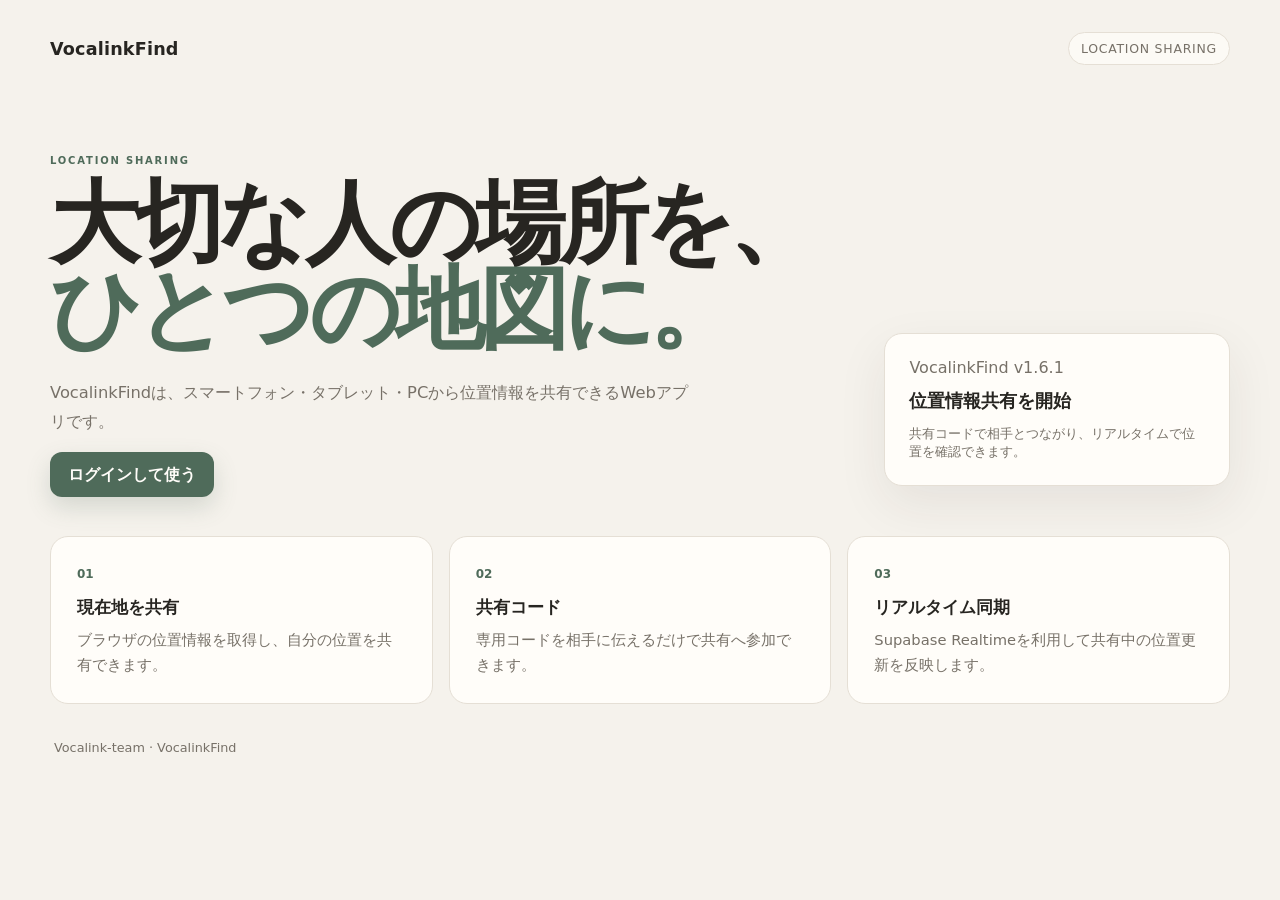
<file: index.html>
<!doctype html><html lang="ja"><head><meta charset="utf-8"><meta name="viewport" content="width=device-width,initial-scale=1,viewport-fit=cover"><meta name="theme-color" content="#f5f2ec"><meta name="description" content="VocalinkFind - スマートフォン・タブレット・PCに対応した位置情報共有Webアプリ"><title>VocalinkFind</title><link rel="stylesheet" href="css/style.css?v=1.6.1"></head><body><main class="shell"><header class="topbar"><a class="brand" href="./">VocalinkFind</a><span class="status-pill">LOCATION SHARING</span></header><section class="hero"><div><p class="eyebrow">LOCATION SHARING</p><h1>大切な人の場所を、<br><span>ひとつの地図に。</span></h1><p class="lead">VocalinkFindは、スマートフォン・タブレット・PCから位置情報を共有できるWebアプリです。</p><a class="primary-button" href="login.html">ログインして使う</a></div><div class="info-card"><span>VocalinkFind v1.6.1</span><strong>位置情報共有を開始</strong><small>共有コードで相手とつながり、リアルタイムで位置を確認できます。</small></div></section><section class="features"><article><span>01</span><h2>現在地を共有</h2><p>ブラウザの位置情報を取得し、自分の位置を共有できます。</p></article><article><span>02</span><h2>共有コード</h2><p>専用コードを相手に伝えるだけで共有へ参加できます。</p></article><article><span>03</span><h2>リアルタイム同期</h2><p>Supabase Realtimeを利用して共有中の位置更新を反映します。</p></article></section><footer>Vocalink-team · VocalinkFind</footer></main></body></html>
</file>
<file: css/style.css>
:root{--paper:#f5f2ec;--surface:#fffdf9;--ink:#272521;--muted:#777168;--line:#e5dfd5;--accent:#4f6b5a;--shadow:0 18px 50px rgba(50,43,34,.08)}*{box-sizing:border-box}html,body{margin:0;min-height:100%;font-family:Inter,ui-sans-serif,system-ui,-apple-system,BlinkMacSystemFont,"Segoe UI",sans-serif;background:var(--paper);color:var(--ink)}button,input,select{font:inherit}button{cursor:pointer}a{color:inherit;text-decoration:none}.shell,.app-shell{width:min(1180px,calc(100% - 32px));margin:auto;padding:24px 0 36px}.topbar,.app-topbar{display:flex;align-items:center;justify-content:space-between;padding:8px 0 34px}.app-topbar>div{display:flex;align-items:center;gap:12px}.brand{font-size:1.1rem;font-weight:750;letter-spacing:-.03em}.status-pill{padding:8px 12px;border:1px solid var(--line);border-radius:999px;background:rgba(255,253,249,.75);color:var(--muted);font-size:.78rem}.hero{display:grid;grid-template-columns:minmax(0,1.4fr) minmax(280px,.6fr);gap:28px;align-items:end;padding:56px 0 34px}.eyebrow{margin:0 0 14px;color:var(--accent);font-size:.75rem;font-weight:800;letter-spacing:.16em}h1{margin:0;max-width:780px;font-size:clamp(2.6rem,7vw,6.2rem);line-height:.96;letter-spacing:-.065em;font-weight:760}h1 span{color:var(--accent)}.lead{max-width:650px;margin:26px 0 28px;color:var(--muted);font-size:1.02rem;line-height:1.8}.muted{color:var(--muted);line-height:1.7}.primary-button,.secondary-button{border-radius:16px;padding:13px 18px;font-weight:750;transition:.2s}.primary-button{border:0;background:var(--accent);color:#fffdf9;box-shadow:0 10px 24px rgba(79,107,90,.2)}.secondary-button{border:1px solid var(--line);background:var(--surface);color:var(--ink)}.secondary-button.small{padding:9px 12px;font-size:.85rem}.primary-button:hover,.secondary-button:hover{transform:translateY(-1px)}.full{width:100%;margin-top:10px}.info-card,.panel,.map-panel{border:1px solid var(--line);background:var(--surface);box-shadow:var(--shadow)}.info-card{padding:24px;border-radius:24px}.info-card span,.info-card small{display:block;color:var(--muted)}.info-card strong{display:block;margin:10px 0;font-size:1.15rem;line-height:1.5}.map-card{overflow:hidden;border:1px solid var(--line);border-radius:28px;background:var(--surface);box-shadow:var(--shadow)}#map{height:560px;width:100%}.features{display:grid;grid-template-columns:repeat(3,1fr);gap:16px;margin-top:16px}.features article{padding:26px;border:1px solid var(--line);border-radius:22px;background:var(--surface)}.features span{color:var(--accent);font-size:.75rem;font-weight:800}.features h2{margin:14px 0 8px;font-size:1.05rem}.features p{margin:0;color:var(--muted);line-height:1.7;font-size:.92rem}footer{padding:36px 4px 0;color:var(--muted);font-size:.8rem}.auth-shell{min-height:100svh;display:grid;place-items:center;padding:20px}.auth-card{width:min(520px,100%);padding:clamp(26px,6vw,52px);border:1px solid var(--line);border-radius:28px;background:var(--surface);box-shadow:var(--shadow)}.auth-card h1{font-size:clamp(3rem,12vw,5.5rem)}form label,.panel label{display:block;margin:16px 0 0;font-size:.86rem;font-weight:700}input,select{display:block;width:100%;margin-top:8px;border:1px solid var(--line);border-radius:13px;background:#fff;padding:12px 13px;color:var(--ink);outline:none}input:focus,select:focus{border-color:var(--accent);box-shadow:0 0 0 3px rgba(79,107,90,.1)}.form-message{min-height:1.4em;color:var(--muted);font-size:.88rem;line-height:1.5}.dashboard{display:grid;grid-template-columns:320px minmax(0,1fr);gap:18px}.panel{border-radius:24px;padding:22px}.panel h1{font-size:2.4rem}.panel h2{font-size:1rem;margin:0 0 8px}.divider{height:1px;background:var(--line);margin:22px 0}.share-code{margin-top:12px;padding:15px;border-radius:15px;background:#f0ece4;text-align:center;font-size:1.2rem;font-weight:800;letter-spacing:.08em}.map-panel{overflow:hidden;border-radius:24px}.map-header{display:flex;align-items:center;justify-content:space-between;gap:16px;padding:18px 20px;border-bottom:1px solid var(--line)}.map-header strong,.map-header span{display:block}.map-header span{color:var(--muted);font-size:.78rem;margin-top:4px}.map-header>.status-pill{margin:0}.member-list{display:grid;grid-template-columns:repeat(2,1fr);gap:10px;padding:14px}.member-list article{padding:13px;border:1px solid var(--line);border-radius:15px}.member-list strong,.member-list span,.member-list small{display:block}.member-list span{margin-top:4px;color:var(--accent);font-size:.86rem}.member-list small{margin-top:3px;color:var(--muted)}@media(max-width:900px){.hero{grid-template-columns:1fr;padding-top:28px}.dashboard{grid-template-columns:1fr}.features{grid-template-columns:1fr}#map{height:58vh;min-height:380px}}@media(max-width:520px){.shell,.app-shell{width:min(100% - 20px,1180px);padding-top:14px}.topbar,.app-topbar{padding-bottom:18px}.hero h1{font-size:clamp(2.55rem,15vw,4rem)}.lead{font-size:.95rem}.info-card{padding:20px}.map-card{border-radius:22px}.member-list{grid-template-columns:1fr}.panel{padding:18px}.panel h1{font-size:2rem}.map-header{padding:14px}.auth-card{border-radius:22px}}
/* VOCALINK shared UI language */
:root{--brand-bg:#f4f1eb;--brand-surface:#fffdf9;--brand-text:#292824;--brand-muted:#777168;--brand-line:#e5dfd5;--brand-accent:#899b91;--brand-radius:14px}
.status-pill{border-radius:999px;letter-spacing:.06em}.primary-button,.secondary-button{border-radius:12px;min-height:44px}.info-card,.panel,.map-panel,.features article,.auth-card{border-radius:18px}.eyebrow{font-size:10px;letter-spacing:.18em}.brand{letter-spacing:.01em}.share-code{border-radius:12px}
</file>
